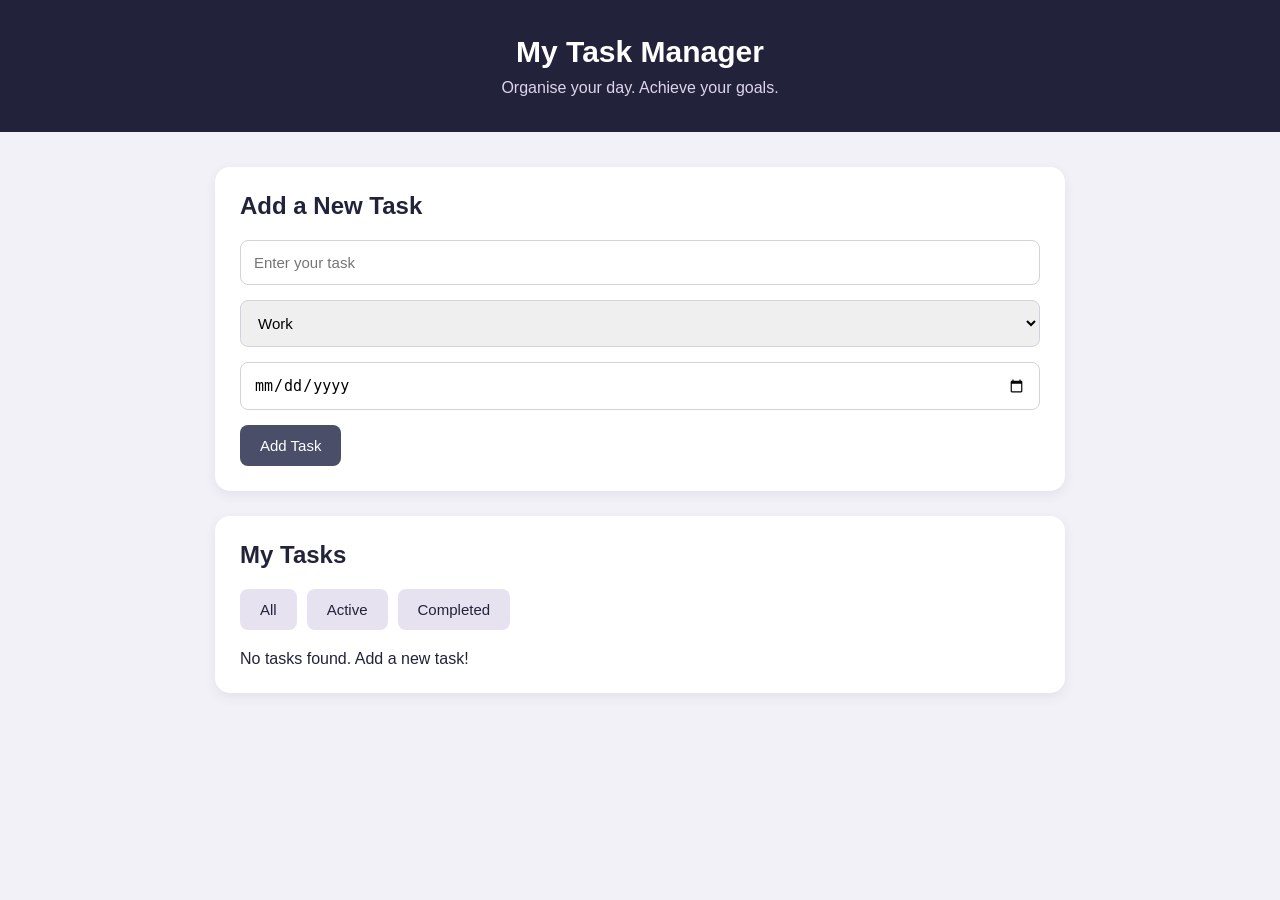
<file: index.html>
<!DOCTYPE html>
<html lang="en">
<head>
    <meta charset="UTF-8">
    <meta name="viewport" content="width=device-width, initial-scale=1.0">

    <title>My Task Manager</title>

    <link rel="stylesheet" href="style.css">
</head>

<body>

    <header>
        <h1>My Task Manager</h1>
        <p>Organise your day. Achieve your goals.</p>
    </header>

    <main>

        <section class="task-form">
            <h2>Add a New Task</h2>

            <input
                type="text"
                id="task-input"
                placeholder="Enter your task"
            >

            <select id="category">
                <option value="Work">Work</option>
                <option value="Personal">Personal</option>
                <option value="Study">Study</option>
            </select>

            <input type="date" id="due-date">

            <button id="add-task">Add Task</button>
        </section>

        <section class="task-list">
            <h2>My Tasks</h2>

            <div class="filters">
                <button data-filter="all">All</button>
                <button data-filter="active">Active</button>
                <button data-filter="completed">Completed</button>
            </div>

            <div id="tasks-container">
                <!-- Tasks will appear here -->
            </div>
        </section>

    </main>

    <script src="script.js"></script>

</body>
</html>
</file>
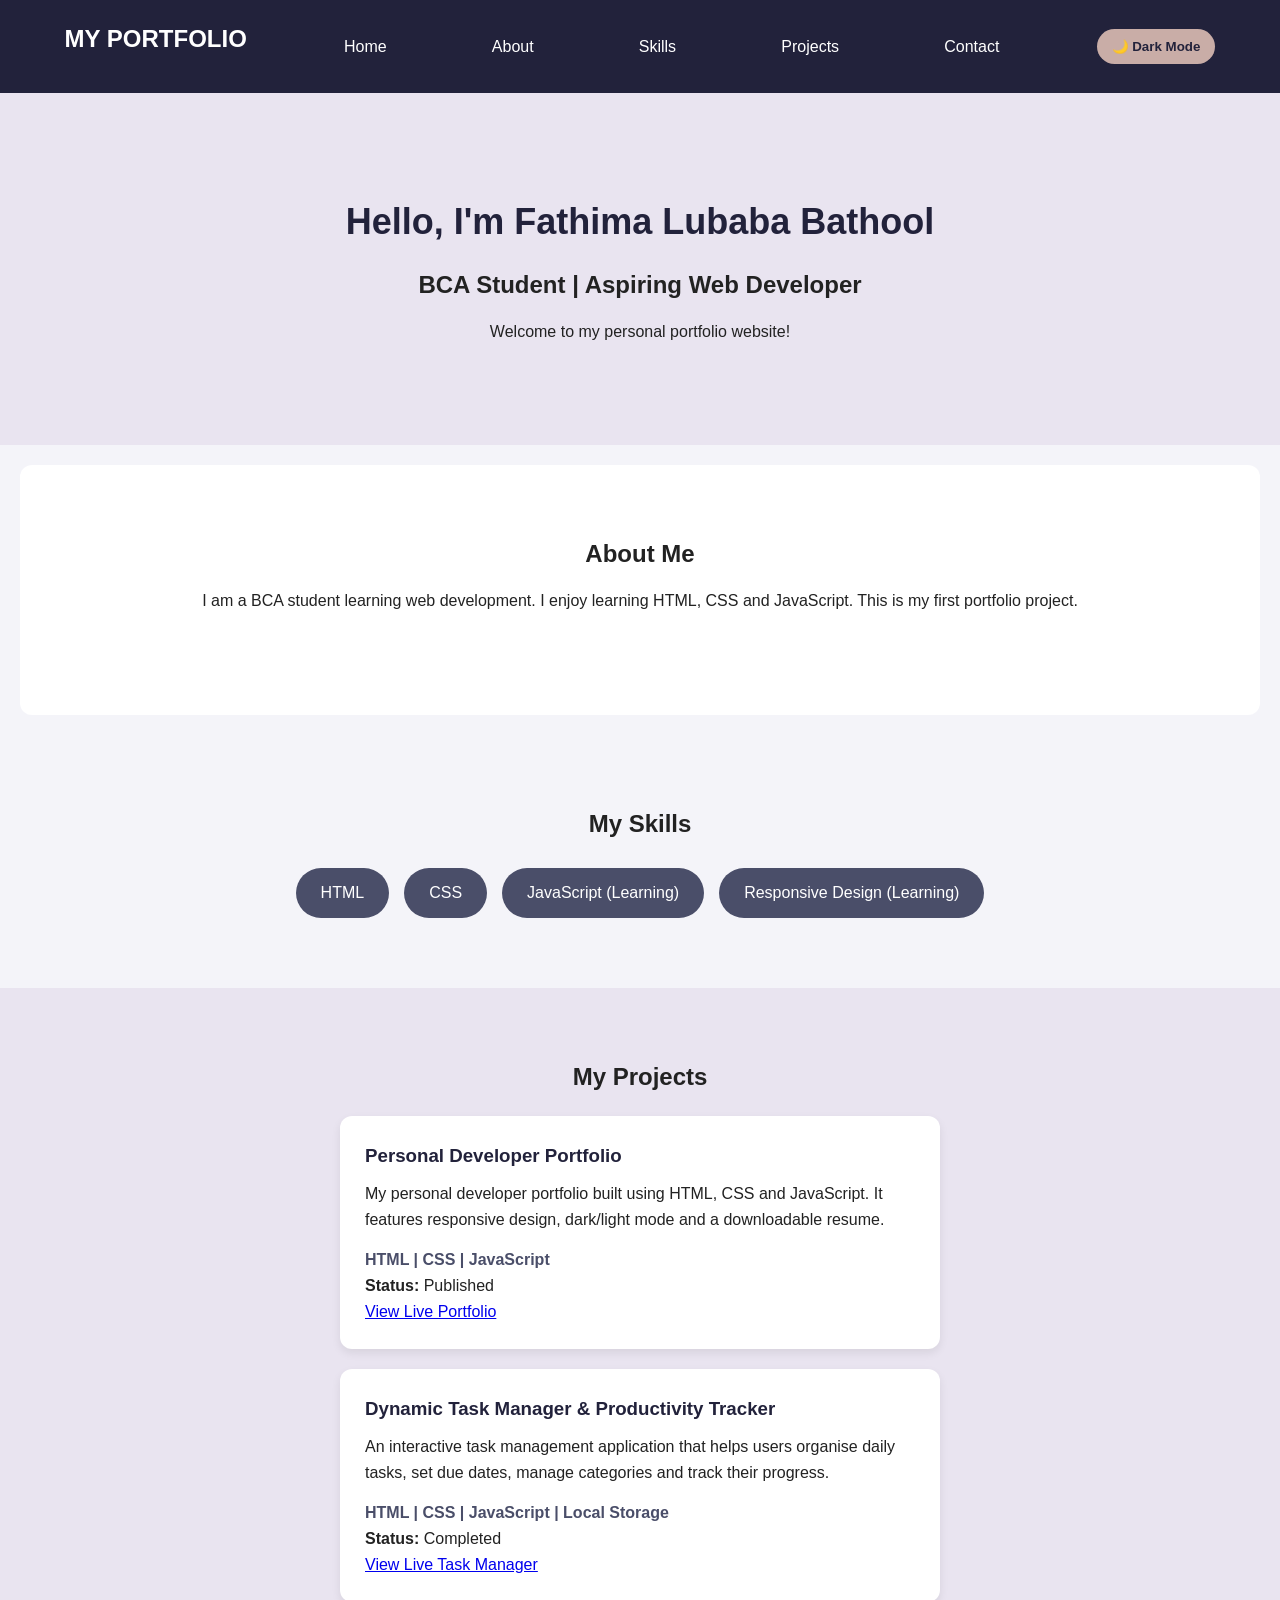
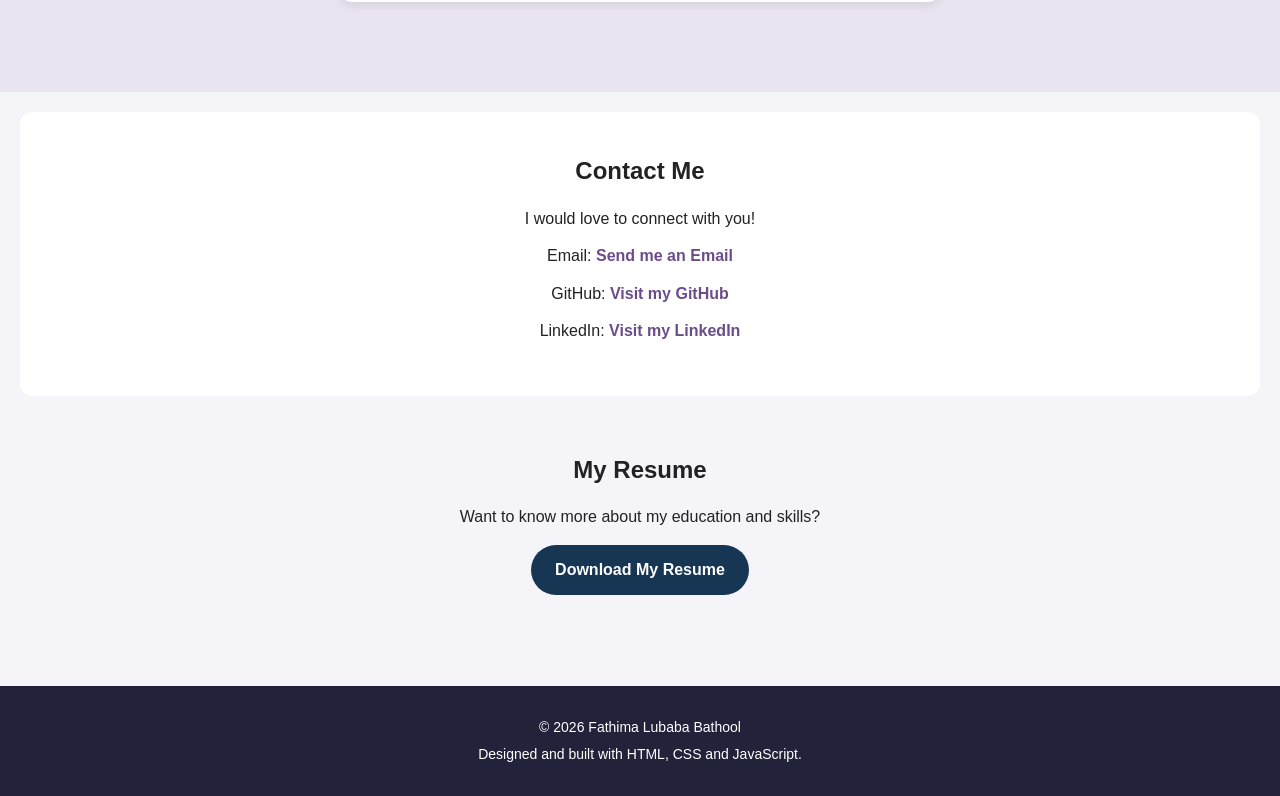
<file: Fathima-Portfolio/index.html>
<!DOCTYPE html>
<html lang="en">
<head>
    <meta charset="UTF-8">
    <meta name="viewport" content="width=device-width, initial-scale=1.0">
    <title>Fathima Lubaba Bathool | Portfolio</title>
    <link rel="stylesheet" href="style.css">
</head>
<body>

    
<!-- Navigation -->
<nav>
    <h2>MY PORTFOLIO</h2>

    <a href="#home">Home</a>
    <a href="#about">About</a>
    <a href="#skills">Skills</a>
    <a href="#projects">Projects</a>
    <a href="#contact">Contact</a>

    <button id="theme-toggle">🌙 Dark Mode</button>
</nav>


    <!-- Home Section -->
    <section id="home">
        <h1>Hello, I'm Fathima Lubaba Bathool</h1>
        <h2>BCA Student | Aspiring Web Developer</h2>
        <p>Welcome to my personal portfolio website!</p>
    </section>

    <!-- About Section -->
    <section id="about">
        <h2>About Me</h2>
        <p>
            I am a BCA student learning web development.
            I enjoy learning HTML, CSS and JavaScript.
            This is my first portfolio project.
        </p>
 </section>
    
<!-- Skills Section -->
<section id="skills">
    <h2>My Skills</h2>
    <div class="skills-container">
        <div class="skill">HTML</div>
        <div class="skill">CSS</div>
        <div class="skill">JavaScript (Learning)</div>
        <div class="skill">Responsive Design (Learning)</div>
    </div>
</section>

<!-- Projects Section -->
<section id="projects">
    <h2>My Projects</h2>

    
<div class="project-card">
    <h3>Personal Developer Portfolio</h3>

    <p>
        My personal developer portfolio built using HTML, CSS and JavaScript. It features responsive design, dark/light mode and a downloadable resume.
    </p>

    <span>HTML | CSS | JavaScript</span>

    <p><strong>Status:</strong> Published</p>

    <a href="https://fathimalubabanailabathool-blip.github.io/Fathima-Portfolio/"
       target="_blank"
       rel="noopener noreferrer">
        View Live Portfolio
    </a>
</div>

    
<div class="project-card">
    <h3>Dynamic Task Manager & Productivity Tracker</h3>

    <p>
        An interactive task management application that helps users organise daily tasks, set due dates, manage categories and track their progress.
    </p>

    <span>HTML | CSS | JavaScript | Local Storage</span>

    <p><strong>Status:</strong> Completed</p>

    <a href="https://fathimalubabanailabathool-blip.github.io/Datheon_Full_Stack_Web_Development_Internship/"
       target="_blank"
       rel="noopener noreferrer">
        View Live Task Manager
    </a>
</div>

</section>

    </section>

  
<!-- Contact Section -->
<section id="contact">

    <h2>Contact Me</h2>

    <p>I would love to connect with you!</p>

    <p>
        Email:
        <a href="mailto:fathimalubabanailabathool@gmail.com">
            Send me an Email
        </a>
    </p>

    <p>
        GitHub:
        <a href="https://github.com/fathimalubabanailabathool-blip"
           target="_blank">
            Visit my GitHub
        </a>
    </p>

    <p>
        LinkedIn:
        <a href="https://www.linkedin.com/in/fathima-lubaba-nailabathool-3758352a7"
           target="_blank">
            Visit my LinkedIn
        </a>
    </p>

</section>


<!-- Resume Section -->
<section id="resume" class="resume-section">

    <h2>My Resume</h2>

    <p>Want to know more about my education and skills?</p>

    <a href="./FATHIMA LUBABA BATHOO1 32.pdf"
       class="resume-button"
       download>
        Download My Resume
    </a>

</section>


    <footer>
    <p>© 2026 Fathima Lubaba Bathool</p>
    <p>Designed and built with HTML, CSS and JavaScript.</p>
</footer>
<script src="script.js"></script>
</body>
</html>
</file>
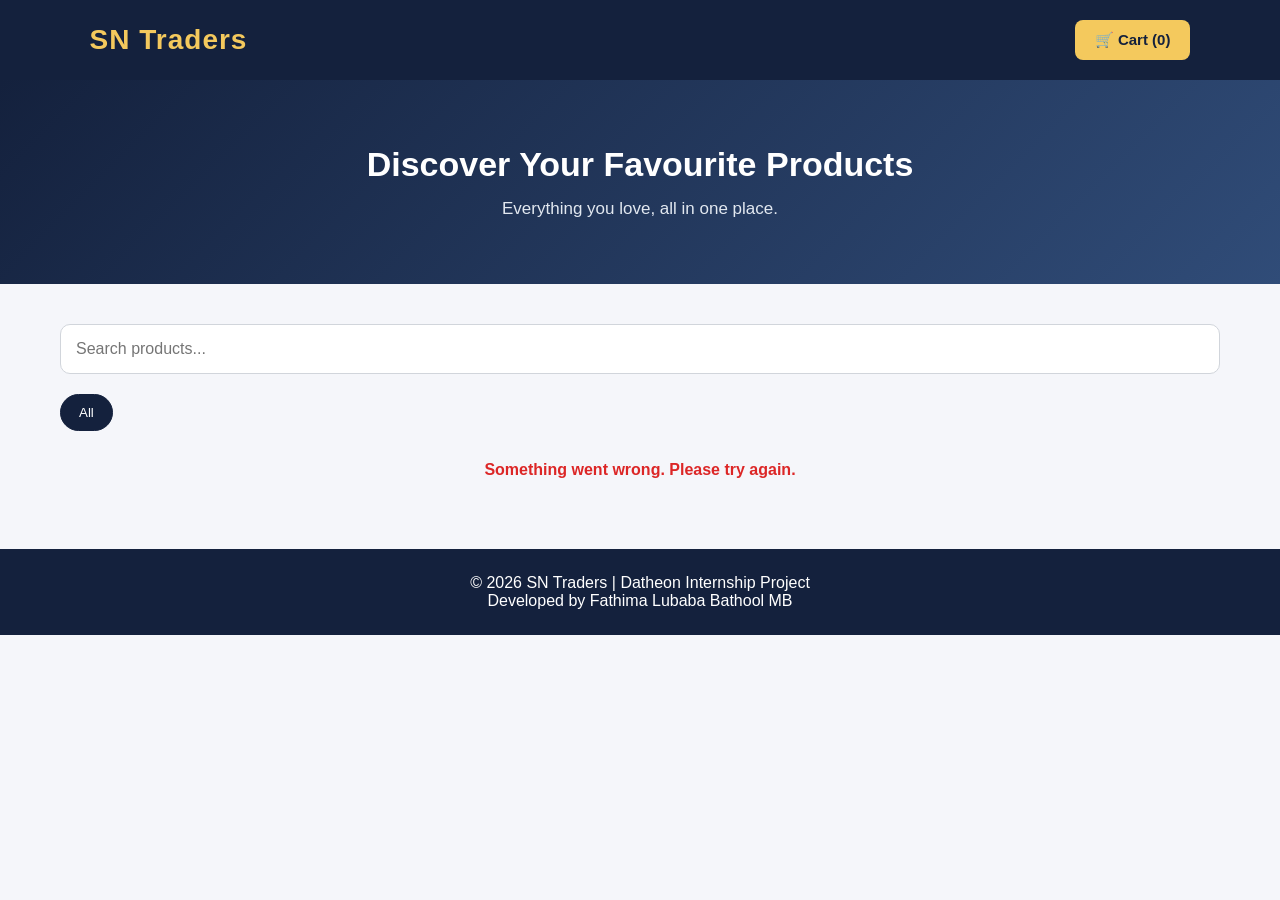
<file: SN-Traders/index.html>
<!DOCTYPE html>
<html lang="en">
<head>
    <meta charset="UTF-8">
    <meta name="viewport" content="width=device-width, initial-scale=1.0">
    <title>SN Traders | Online Store</title>
    <link rel="stylesheet" href="style.css">
</head>
<body>

    <nav class="navbar">
        <h1 class="logo">SN Traders</h1>

        <div class="nav-actions">
            <button id="cart-btn">
                🛒 Cart (<span id="cart-count">0</span>)
            </button>
        </div>
    </nav>

    <header class="hero">
        <h2>Discover Your Favourite Products</h2>
        <p>Everything you love, all in one place.</p>
    </header>

    <main class="container">

        <section class="controls">
            <input
                type="text"
                id="search-input"
                placeholder="Search products..."
            >

            <div id="category-buttons" class="category-buttons">
                <button class="active" data-category="all">All</button>
            </div>
        </section>

        <p id="loading-message">Loading products...</p>
        <p id="error-message"></p>

        <section id="product-container" class="product-grid">
        </section>

    </main>

    <div id="cart-overlay" class="cart-overlay"></div>

    <aside id="cart-drawer" class="cart-drawer">
        <div class="cart-header">
            <h2>Your Shopping Cart</h2>
            <button id="close-cart">✕</button>
        </div>

        <div id="cart-items"></div>

        <div class="cart-footer">
           <h3>Total: ₹<span id="cart-total">0.00</span></h3>
            <button id="checkout-btn">Proceed to Checkout</button>
        </div>
    </aside>

    <div id="checkout-modal" class="modal">
        <div class="modal-content">
            <button id="close-modal" class="close-modal">✕</button>
            <h2>Checkout</h2>
            <p>Confirm your order to complete your purchase.</p>
            <button id="confirm-order">Confirm Order</button>
        </div>
    </div>

<footer>
    <p>© 2026 SN Traders | Datheon Internship Project</p>
    <p>Developed by Fathima Lubaba Bathool MB</p>
</footer>

    <script src="script.js"></script>
</body>
</html>
</file>
<file: style.css>
/* General Styling */
* {
    margin: 0;
    padding: 0;
    box-sizing: border-box;
}

body {
    font-family: Arial, sans-serif;
    background-color: #f3f1f8;
    color: #22223b;
    min-height: 100vh;
}

/* Header */
header {
    background-color: #22223b;
    color: white;
    text-align: center;
    padding: 35px 20px;
}

header h1 {
    font-size: 30px;
    margin-bottom: 10px;
}

header p {
    font-size: 16px;
    color: #ddd6eb;
}

/* Main Container */
main {
    width: 90%;
    max-width: 850px;
    margin: 35px auto;
}

/* Sections */
.task-form,
.task-list {
    background-color: white;
    padding: 25px;
    margin-bottom: 25px;
    border-radius: 15px;
    box-shadow: 0 4px 12px rgba(34, 34, 59, 0.08);
}

h2 {
    margin-bottom: 20px;
    color: #22223b;
}

/* Input Fields */
input,
select {
    width: 100%;
    padding: 13px;
    margin-bottom: 15px;
    border: 1px solid #d5d1df;
    border-radius: 8px;
    font-size: 15px;
    outline: none;
}

input:focus,
select:focus {
    border-color: #65558f;
}

/* Buttons */
button {
    background-color: #4a4e69;
    color: white;
    border: none;
    padding: 12px 20px;
    border-radius: 8px;
    font-size: 15px;
    cursor: pointer;
    transition: 0.3s;
}

button:hover {
    background-color: #22223b;
    transform: translateY(-2px);
}

/* Filter Buttons */
.filters {
    display: flex;
    gap: 10px;
    flex-wrap: wrap;
    margin-bottom: 20px;
}

.filters button {
    background-color: #e7e2ef;
    color: #22223b;
}

.filters button:hover {
    background-color: #65558f;
    color: white;
}

/* Task Cards */
.task-card {
    background-color: #f8f7fb;
    border: 1px solid #e4dfed;
    border-radius: 12px;
    padding: 18px;
    margin-bottom: 15px;
}

.task-card h3 {
    margin-bottom: 10px;
}

.task-card p {
    margin-bottom: 8px;
    color: #555;
}

/* Mobile Responsive Design */
@media screen and (max-width: 600px) {

    header {
        padding: 28px 15px;
    }

    header h1 {
        font-size: 25px;
    }

    main {
        width: 94%;
        margin: 20px auto;
    }

    .task-form,
    .task-list {
        padding: 18px;
    }

    .filters {
        gap: 7px;
    }

    .filters button {
        flex: 1;
        padding: 10px;
        font-size: 13px;
    }
}
</file>
<file: Fathima-Portfolio/style.css>
* {
    margin: 0;
    padding: 0;
    box-sizing: border-box;
    scroll-behavior: smooth;
}

body {
    font-family: Arial, sans-serif;
    background-color: #f4f4f9;
    color: #222;
    line-height: 1.6;
}

nav {
    background-color: #22223b;
    color: white;
    padding: 20px;
    display: flex;
    justify-content: space-around;
    align-items: center;
    flex-wrap: wrap;
}

nav a {
    color: white;
    text-decoration: none;
    margin: 8px;
}

nav a:hover {
    color: #c9ada7;
}

section {
    padding: 70px 10%;
    min-height: 250px;
}

#home {
    background-color: #e9e4f0;
    text-align: center;
    padding: 100px 10%;
}

h1 {
    font-size: 36px;
    color: #22223b;
    margin-bottom: 15px;
}

h2 {
    margin-bottom: 15px;
}

#about, #contact {
    background-color: white;
    margin: 20px;
    border-radius: 12px;
}

/* Skills Section */
#skills {
    text-align: center;
}

.skills-container {
    display: flex;
    justify-content: center;
    flex-wrap: wrap;
    gap: 15px;
    margin-top: 25px;
}

.skill {
    background-color: #4a4e69;
    color: white;
    padding: 12px 25px;
    border-radius: 25px;
}

/* Projects Section */
#projects {
    background-color: #e9e4f0;
    text-align: center;
}

.project-card {
    background-color: white;
    padding: 25px;
    margin: 20px auto;
    max-width: 600px;
    border-radius: 12px;
    box-shadow: 0 4px 10px rgba(0, 0, 0, 0.08);
    text-align: left;
}

.project-card h3 {
    color: #22223b;
    margin-bottom: 10px;
}

.project-card span {
    display: inline-block;
    margin-top: 15px;
    color: #4a4e69;
    font-weight: bold;
}

/* Theme Toggle Button */
#theme-toggle {
    background-color: #c9ada7;
    color: #22223b;
    border: none;
    padding: 10px 15px;
    border-radius: 20px;
    cursor: pointer;
    font-weight: bold;
}

/* Dark Mode */
body.dark-mode {
    background-color: #181824;
    color: #f4f4f9;
}

body.dark-mode #home,
body.dark-mode #projects {
    background-color: #252538;
}

body.dark-mode #about,
body.dark-mode #contact,
body.dark-mode .project-card {
    background-color: #303044;
    color: white;
}

body.dark-mode h1,
body.dark-mode h2,
body.dark-mode h3 {
    color: #e5d5ff;
}

body.dark-mode .skill {
    background-color: #65558f;
    color: white;
}
/* Responsive Design for Mobile Devices */

@media screen and (max-width: 768px) {

    

nav {
    display: flex;
    flex-direction: row;
    flex-wrap: wrap;
    justify-content: center;
    align-items: center;
    gap: 12px;
    padding: 15px;
}

nav h2 {
    width: 100%;
    text-align: center;
    margin: 5px 0 10px;
    font-size: 22px;
}

nav a {
    margin: 4px;
    padding: 6px;
    font-size: 15px;
}

nav button {
    margin: 4px;
}


    section {
        padding: 45px 6%;
    }

    #home {
    padding: 60px 20px;
}
#about {
    padding: 25px 20px;
    margin: 15px;
    border-radius: 18px;
}

    h1 {
        font-size: 28px;
    }

    h2 {
        font-size: 22px;
    }

    .project-card {
        width: 100%;
        padding: 18px;
        margin: 15px auto;
    }

    .skills-container {
        gap: 10px;
    }

    .skill {
        padding: 10px 16px;
    }
#skills {
    margin-top: 25px;
    padding-top: 20px;
}

    #theme-toggle {
        margin-top: 8px;
    }
   #contact {
    padding: 10px 20px;
}

#resume {
    padding: 20px 10px;
    margin-top: 10px;
}
}
/* Footer */
footer {
    background-color: #22223b;
    color: white;
    text-align: center;
    padding: 25px 10px;
    margin-top: 20px;
}

footer p {
    margin: 5px;
    font-size: 14px;
}

body.dark-mode footer {
    background-color: #10101b;
}/* Contact Links */
#contact a {
    color: #6b4c8a;
    text-decoration: none;
    font-weight: bold;
}

#contact a:hover {
    text-decoration: underline;
}

body.dark-mode #contact a {
    color: #d8b4fe;
}

/* Resume Section */
.resume-section {
    text-align: center;
    padding: 25px 15px;
}

.resume-button {
    display: inline-block;
    background-color: #173653;
    color: #ffffff;
    padding: 12px 24px;
    margin-top: 15px;
    border: none;
    border-radius: 25px;
    font-size: 16px;
    font-weight: bold;
    text-decoration: none;
    cursor: pointer;
    transition: 0.3s;
}

.resume-button:hover {
    background-color: #285780;
    transform: translateY(-2px);
}

body.dark-mode .resume-button {
    background-color: #65558f;
    color: #ffffff;
}

/* Fix Resume Button Text Colour */
#contact a.resume-button {
    color: #ffffff !important;
}

#contact a.resume-button:hover {
    color: #ffffff !important;
}

/* Desktop Layout Improvements */
@media screen and (min-width: 769px) {

    #contact {
        padding: 40px 6%;
        text-align: center;
    }

    #contact p {
        margin: 12px 0;
    }

    .resume-section {
        padding: 35px 20px;
        text-align: center;
    }
    #about {
    text-align: center;
}

}
</file>
<file: SN-Traders/style.css>
/* GENERAL SETTINGS */
* {
    margin: 0;
    padding: 0;
    box-sizing: border-box;
}

body {
    font-family: Arial, sans-serif;
    background: #f5f6fa;
    color: #1e293b;
}

/* NAVBAR */
.navbar {
    background: #14213d;
    color: white;
    padding: 20px 7%;
    display: flex;
    justify-content: space-between;
    align-items: center;
    box-shadow: 0 4px 15px rgba(0,0,0,0.15);
}

.logo {
    font-size: 28px;
    font-weight: bold;
    color: #f4c95d;
    letter-spacing: 1px;
}

.nav-actions button {
    background: #f4c95d;
    color: #14213d;
    border: none;
    padding: 11px 20px;
    border-radius: 8px;
    font-size: 15px;
    font-weight: bold;
    cursor: pointer;
    transition: 0.3s;
}

.nav-actions button:hover {
    background: white;
    transform: translateY(-2px);
}

/* HERO SECTION */
.hero {
    text-align: center;
    padding: 65px 20px;
    background: linear-gradient(135deg, #14213d, #304c78);
    color: white;
}

.hero h2 {
    font-size: 34px;
    margin-bottom: 15px;
}

.hero p {
    font-size: 17px;
    color: #e2e8f0;
}

/* MAIN CONTAINER */
.container {
    max-width: 1200px;
    margin: 40px auto;
    padding: 0 20px;
}

/* SEARCH AND FILTERS */
.controls {
    margin-bottom: 30px;
}

#search-input {
    width: 100%;
    padding: 15px;
    border: 1px solid #d1d5db;
    border-radius: 10px;
    font-size: 16px;
    margin-bottom: 20px;
    outline: none;
}

#search-input:focus {
    border-color: #304c78;
    box-shadow: 0 0 5px rgba(48,76,120,0.3);
}

.category-buttons {
    display: flex;
    flex-wrap: wrap;
    gap: 10px;
}

.category-buttons button {
    padding: 10px 18px;
    border: 1px solid #14213d;
    background: white;
    color: #14213d;
    border-radius: 20px;
    cursor: pointer;
    transition: 0.3s;
}

.category-buttons button:hover,
.category-buttons button.active {
    background: #14213d;
    color: white;
}

/* PRODUCT GRID */
.product-grid {
    display: grid;
    grid-template-columns: repeat(auto-fit, minmax(220px, 1fr));
    gap: 25px;
}

/* PRODUCT CARD */
.product-card {
    background: white;
    border-radius: 15px;
    padding: 20px;
    text-align: center;
    box-shadow: 0 5px 20px rgba(0,0,0,0.07);
    transition: 0.3s;
}

.product-card:hover {
    transform: translateY(-7px);
    box-shadow: 0 10px 25px rgba(0,0,0,0.13);
}

.product-card img {
    width: 100%;
    height: 180px;
    object-fit: contain;
    margin-bottom: 15px;
}

.product-card h3 {
    font-size: 16px;
    margin-bottom: 10px;
    min-height: 40px;
}

.product-card .price {
    color: #b58a20;
    font-size: 20px;
    font-weight: bold;
    margin: 12px 0;
}

.product-card button {
    background: #14213d;
    color: white;
    border: none;
    padding: 11px 18px;
    border-radius: 8px;
    cursor: pointer;
    width: 100%;
    font-weight: bold;
}

.product-card button:hover {
    background: #304c78;
}

/* LOADING AND ERROR */
#loading-message,
#error-message {
    text-align: center;
    margin: 20px;
    font-weight: bold;
}

#error-message {
    color: #dc2626;
}

/* CART OVERLAY */
.cart-overlay {
    position: fixed;
    inset: 0;
    background: rgba(0,0,0,0.5);
    z-index: 10;
    display: none;
}

.cart-overlay.show {
    display: block;
}

/* CART DRAWER */
.cart-drawer {
    position: fixed;
    top: 0;
    right: -420px;
    width: 380px;
    max-width: 100%;
    height: 100vh;
    background: white;
    z-index: 11;
    padding: 25px;
    display: flex;
    flex-direction: column;
    transition: right 0.3s ease;
    box-shadow: -5px 0 20px rgba(0,0,0,0.15);
}

.cart-drawer.open {
    right: 0;
}

.cart-header {
    display: flex;
    justify-content: space-between;
    align-items: center;
    margin-bottom: 25px;
}

.cart-header button,
.close-modal {
    background: none;
    border: none;
    font-size: 22px;
    cursor: pointer;
}

#cart-items {
    flex: 1;
    overflow-y: auto;
}

.cart-item {
    display: flex;
    gap: 12px;
    padding: 12px 0;
    border-bottom: 1px solid #e5e7eb;
}

.cart-item img {
    width: 65px;
    height: 65px;
    object-fit: contain;
}

.cart-item button {
    margin-top: 8px;
    cursor: pointer;
}

.cart-footer {
    padding-top: 20px;
    border-top: 1px solid #e5e7eb;
}

.cart-footer h3 {
    margin-bottom: 15px;
}

.cart-footer button,
#confirm-order {
    width: 100%;
    padding: 13px;
    background: #14213d;
    color: white;
    border: none;
    border-radius: 8px;
    font-size: 16px;
    cursor: pointer;
}

/* CHECKOUT MODAL */
.modal {
    position: fixed;
    inset: 0;
    background: rgba(0,0,0,0.6);
    display: none;
    align-items: center;
    justify-content: center;
    z-index: 20;
    padding: 20px;
}

.modal.show {
    display: flex;
}

.modal-content {
    background: white;
    padding: 35px;
    border-radius: 15px;
    width: 400px;
    max-width: 100%;
    text-align: center;
    position: relative;
}

.modal-content h2 {
    margin-bottom: 15px;
}

.modal-content p {
    margin-bottom: 20px;
}

.close-modal {
    position: absolute;
    right: 15px;
    top: 12px;
}

/* FOOTER */
footer {
    background: #14213d;
    color: white;
    text-align: center;
    padding: 25px;
    margin-top: 50px;
}

/* MOBILE RESPONSIVE */
@media (max-width: 600px) {
    .navbar {
        padding: 16px 5%;
    }

    .logo {
        font-size: 22px;
    }

    .hero h2 {
        font-size: 25px;
    }

    .product-grid {
        grid-template-columns: repeat(2, minmax(0, 1fr));
        gap: 12px;
    }

    .product-card {
        padding: 12px;
    }

    .product-card img {
        height: 130px;
    }

    .product-card h3 {
        font-size: 14px;
    }

    .cart-drawer {
        width: 100%;
    }
    /* Extra-small mobile screens */
@media (max-width: 400px) {
    .product-grid {
        grid-template-columns: 1fr;
    }

    .product-card {
        padding: 18px;
    }

    .product-card img {
        height: 190px;
    }

    .product-card h3 {
        font-size: 16px;
    }

    .navbar {
        padding: 14px 12px;
    }

    .logo {
        font-size: 20px;
    }

    .nav-actions button {
        padding: 9px 12px;
        font-size: 13px;
    }

    #search-input {
        width: 100%;
    }
}
}
</file>
